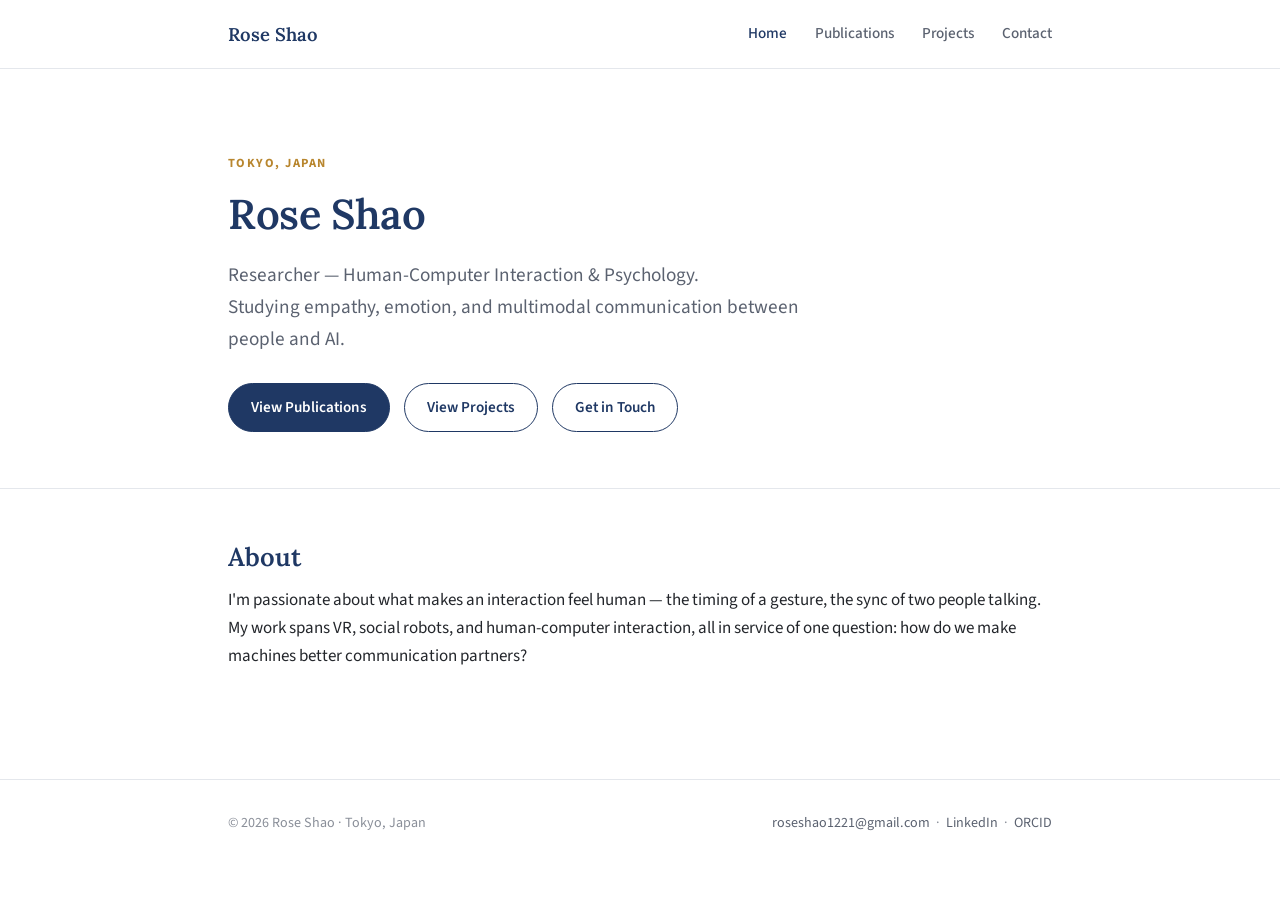
<file: index.html>
<!DOCTYPE html>
<html lang="en">
<head>
<meta charset="UTF-8">
<meta name="viewport" content="width=device-width, initial-scale=1.0">
<title>Rose Shao — Researcher, HCI &amp; Psychology</title>
<meta name="description" content="Rose Shao is a Tokyo-based researcher studying empathy, emotion, and multimodal human-machine communication in HCI, robotics, and VR.">
<link rel="icon" href="favicon.svg" type="image/svg+xml">
<meta property="og:type" content="website">
<meta property="og:title" content="Rose Shao — Researcher, HCI & Psychology">
<meta property="og:description" content="Rose Shao is a Tokyo-based researcher studying empathy, emotion, and multimodal human-machine communication in HCI, robotics, and VR.">
<meta property="og:url" content="https://roseshao1221.github.io/Rose-Shao-Website/">
<meta property="og:image" content="https://roseshao1221.github.io/Rose-Shao-Website/images/vr-synchrony.jpg">
<meta name="twitter:card" content="summary_large_image">
<link rel="preconnect" href="https://fonts.googleapis.com">
<link rel="preconnect" href="https://fonts.gstatic.com" crossorigin>
<link href="https://fonts.googleapis.com/css2?family=Lora:wght@500;600;700&family=Source+Sans+3:wght@400;500;600;700&display=swap" rel="stylesheet">
<link rel="stylesheet" href="css/style.css">
</head>
<body>

<header class="site-header">
  <div class="wrap">
    <a href="index.html" class="logo">Rose Shao</a>
    <nav>
      <a href="index.html" class="active">Home</a>
      <a href="publications.html">Publications</a>
      <a href="projects.html">Projects</a>
      <a href="contact.html">Contact</a>
    </nav>
  </div>
</header>

<main>
  <section class="hero">
    <div class="wrap">
      <p class="eyebrow">Tokyo, Japan</p>
      <h1>Rose Shao</h1>
      <p class="tagline">Researcher — Human-Computer Interaction &amp; Psychology.<br>
      Studying empathy, emotion, and multimodal communication between people and AI.</p>
      <div class="cta-row">
        <a class="btn btn-primary" href="publications.html">View Publications</a>
        <a class="btn btn-secondary" href="projects.html">View Projects</a>
        <a class="btn btn-secondary" href="contact.html">Get in Touch</a>
      </div>
    </div>
  </section>

  <hr class="section-divider">

  <section>
    <div class="wrap">
      <h2>About</h2>
      <p>
        I'm passionate about what makes an interaction feel human — the timing of a gesture, the
        sync of two people talking. My work spans VR, social robots, and human-computer
        interaction, all in service of one question: how do we make machines better communication
        partners?
      </p>
    </div>
  </section>
</main>

<footer class="site-footer">
  <div class="wrap">
    <p>© 2026 Rose Shao · Tokyo, Japan</p>
    <p><a href="mailto:roseshao1221@gmail.com">roseshao1221@gmail.com</a> &nbsp;·&nbsp; <a href="https://www.linkedin.com/in/rose-shao-9a7721168/" target="_blank" rel="noopener">LinkedIn</a> &nbsp;·&nbsp; <a href="https://orcid.org/0009-0001-0417-9111" target="_blank" rel="noopener">ORCID</a></p>
  </div>
</footer>

</body>
</html>
</file>
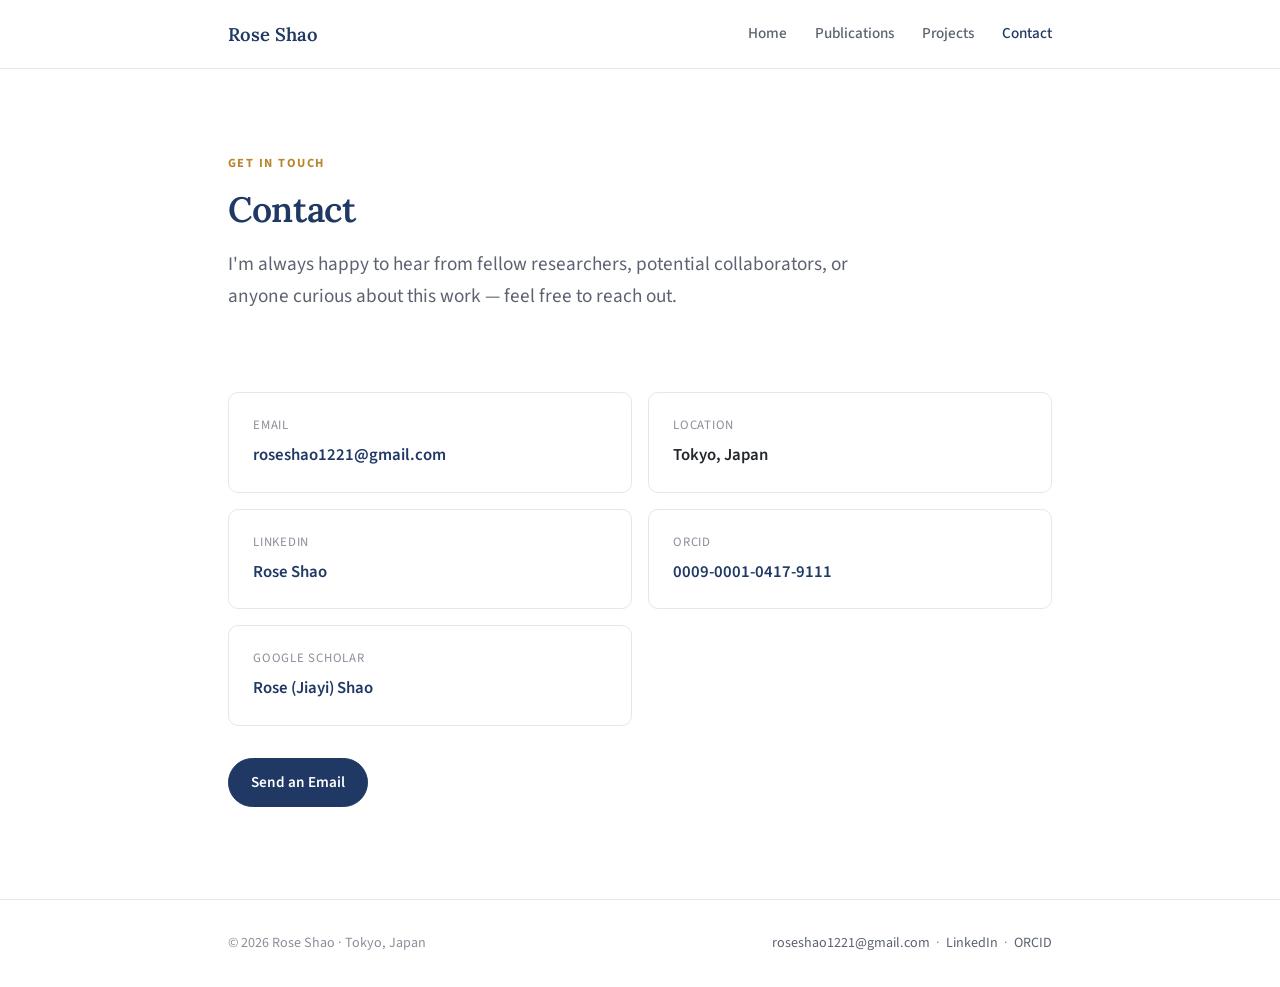
<file: contact.html>
<!DOCTYPE html>
<html lang="en">
<head>
<meta charset="UTF-8">
<meta name="viewport" content="width=device-width, initial-scale=1.0">
<title>Contact — Rose Shao</title>
<meta name="description" content="Get in touch with Rose Shao — researcher in HCI and psychology, based in Tokyo, Japan.">
<link rel="icon" href="favicon.svg" type="image/svg+xml">
<meta property="og:type" content="website">
<meta property="og:title" content="Contact — Rose Shao">
<meta property="og:description" content="Get in touch with Rose Shao — researcher in HCI and psychology, based in Tokyo, Japan.">
<meta property="og:url" content="https://roseshao1221.github.io/Rose-Shao-Website/contact.html">
<meta name="twitter:card" content="summary">
<link rel="preconnect" href="https://fonts.googleapis.com">
<link rel="preconnect" href="https://fonts.gstatic.com" crossorigin>
<link href="https://fonts.googleapis.com/css2?family=Lora:wght@500;600;700&family=Source+Sans+3:wght@400;500;600;700&display=swap" rel="stylesheet">
<link rel="stylesheet" href="css/style.css">
</head>
<body>

<header class="site-header">
  <div class="wrap">
    <a href="index.html" class="logo">Rose Shao</a>
    <nav>
      <a href="index.html">Home</a>
      <a href="publications.html">Publications</a>
      <a href="projects.html">Projects</a>
      <a href="contact.html" class="active">Contact</a>
    </nav>
  </div>
</header>

<main>
  <section class="hero" style="padding-bottom: 24px;">
    <div class="wrap">
      <p class="eyebrow">Get in Touch</p>
      <h1 style="font-size: 2.2rem;">Contact</h1>
      <p class="tagline">I'm always happy to hear from fellow researchers, potential collaborators,
      or anyone curious about this work — feel free to reach out.</p>
    </div>
  </section>

  <section style="padding-top: 8px;">
    <div class="wrap">
      <div class="contact-grid">
        <div class="contact-card">
          <div class="label">Email</div>
          <div class="value"><a href="mailto:roseshao1221@gmail.com">roseshao1221@gmail.com</a></div>
        </div>
        <div class="contact-card">
          <div class="label">Location</div>
          <div class="value">Tokyo, Japan</div>
        </div>
        <div class="contact-card">
          <div class="label">LinkedIn</div>
          <div class="value"><a href="https://www.linkedin.com/in/rose-shao-9a7721168/" target="_blank" rel="noopener">Rose Shao</a></div>
        </div>
        <div class="contact-card">
          <div class="label">ORCID</div>
          <div class="value"><a href="https://orcid.org/0009-0001-0417-9111" target="_blank" rel="noopener">0009-0001-0417-9111</a></div>
        </div>
        <div class="contact-card">
          <div class="label">Google Scholar</div>
          <div class="value"><a href="https://scholar.google.com/citations?user=iHE4daAAAAAJ&amp;hl=en" target="_blank" rel="noopener">Rose (Jiayi) Shao</a></div>
        </div>
      </div>

      <div class="cta-row" style="margin-top: 32px;">
        <a class="btn btn-primary" href="mailto:roseshao1221@gmail.com">Send an Email</a>
      </div>
    </div>
  </section>
</main>

<footer class="site-footer">
  <div class="wrap">
    <p>© 2026 Rose Shao · Tokyo, Japan</p>
    <p><a href="mailto:roseshao1221@gmail.com">roseshao1221@gmail.com</a> &nbsp;·&nbsp; <a href="https://www.linkedin.com/in/rose-shao-9a7721168/" target="_blank" rel="noopener">LinkedIn</a> &nbsp;·&nbsp; <a href="https://orcid.org/0009-0001-0417-9111" target="_blank" rel="noopener">ORCID</a></p>
  </div>
</footer>

</body>
</html>
</file>
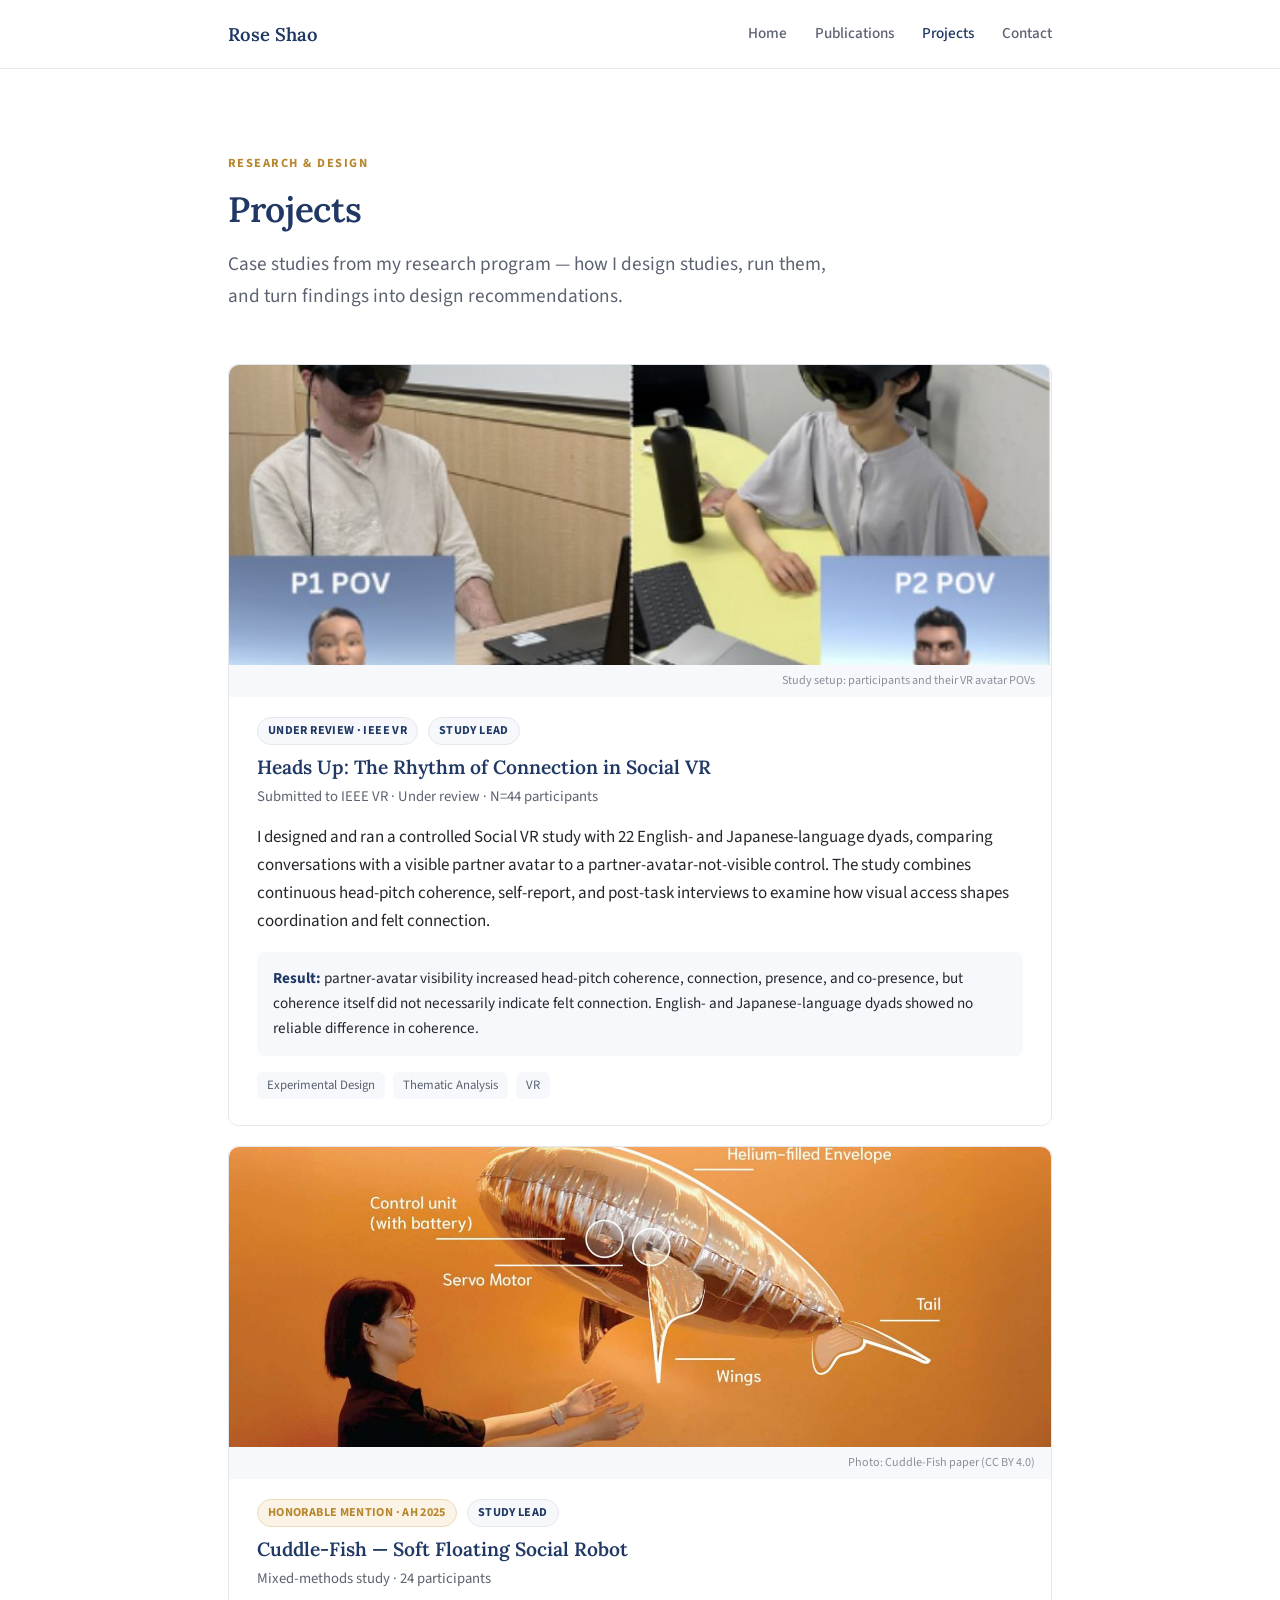
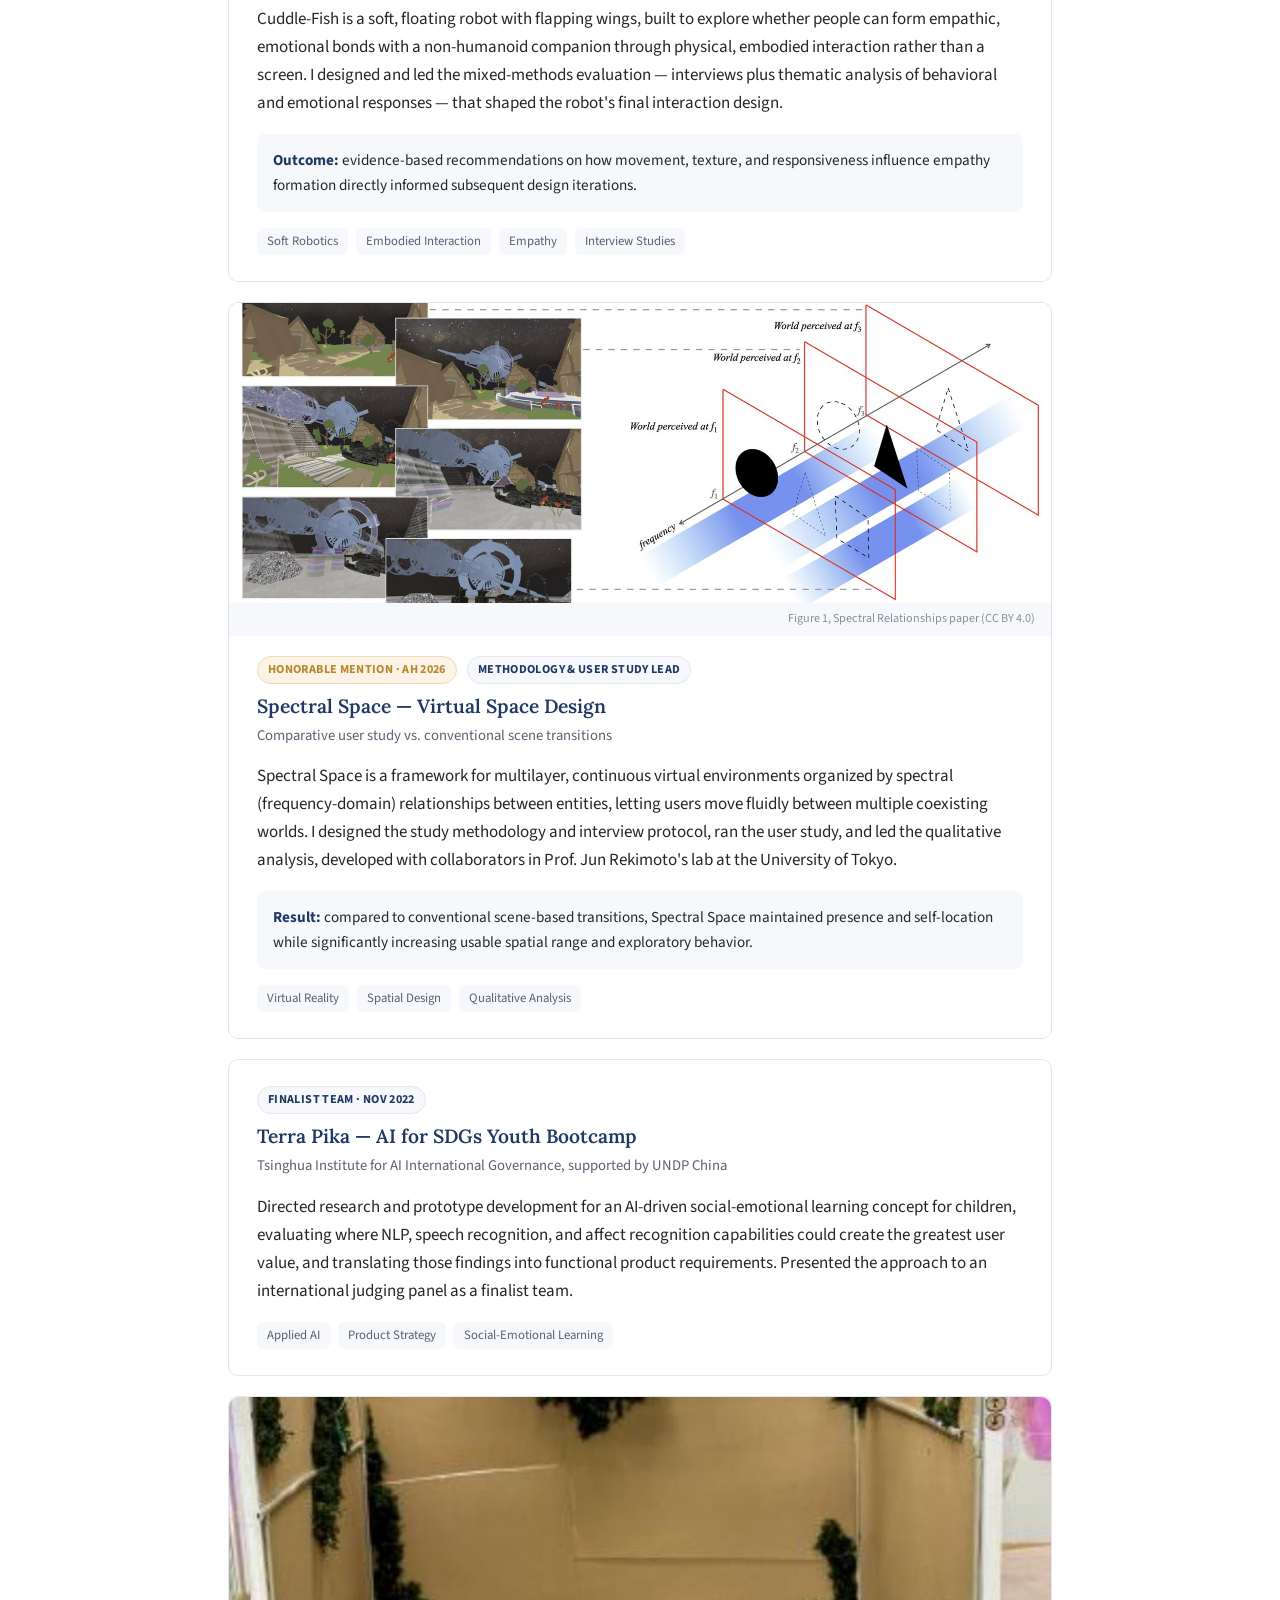
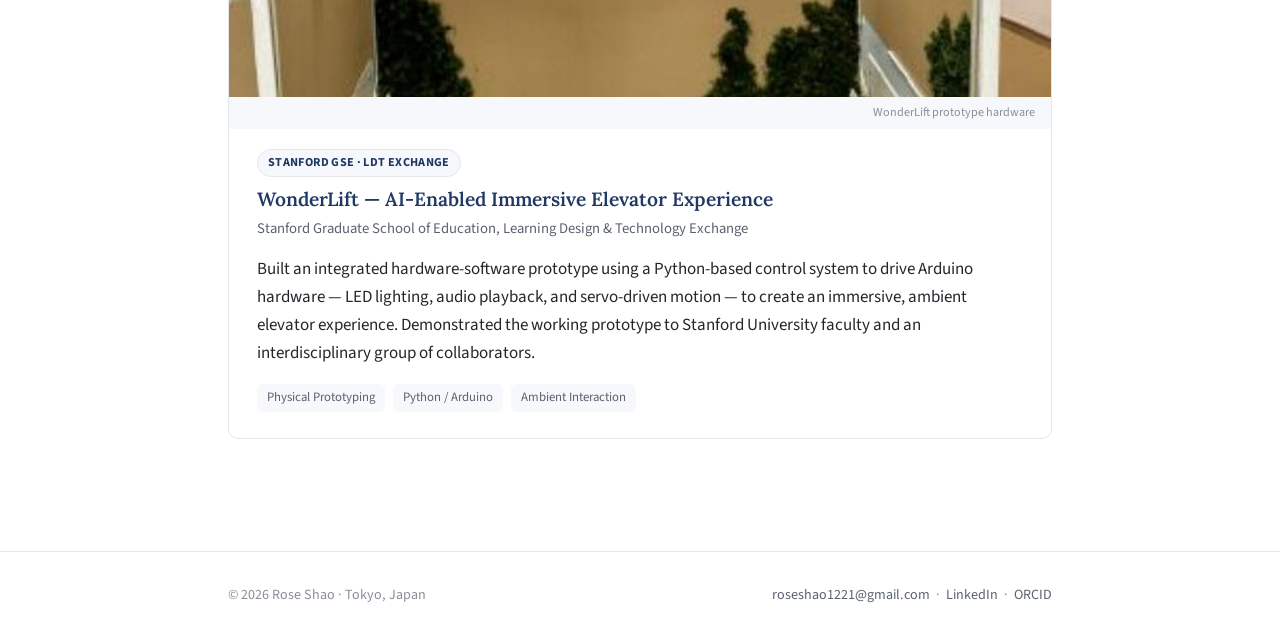
<file: projects.html>
<!DOCTYPE html>
<html lang="en">
<head>
<meta charset="UTF-8">
<meta name="viewport" content="width=device-width, initial-scale=1.0">
<title>Projects — Rose Shao</title>
<meta name="description" content="Research and design projects by Rose Shao spanning VR communication, soft robotics, virtual space design, and AI evaluation.">
<link rel="icon" href="favicon.svg" type="image/svg+xml">
<meta property="og:type" content="website">
<meta property="og:title" content="Projects — Rose Shao">
<meta property="og:description" content="Research and design projects by Rose Shao spanning VR communication, soft robotics, virtual space design, and AI evaluation.">
<meta property="og:url" content="https://roseshao1221.github.io/Rose-Shao-Website/projects.html">
<meta property="og:image" content="https://roseshao1221.github.io/Rose-Shao-Website/images/vr-synchrony.jpg">
<meta name="twitter:card" content="summary_large_image">
<link rel="preconnect" href="https://fonts.googleapis.com">
<link rel="preconnect" href="https://fonts.gstatic.com" crossorigin>
<link href="https://fonts.googleapis.com/css2?family=Lora:wght@500;600;700&family=Source+Sans+3:wght@400;500;600;700&display=swap" rel="stylesheet">
<link rel="stylesheet" href="css/style.css">
</head>
<body>

<header class="site-header">
  <div class="wrap">
    <a href="index.html" class="logo">Rose Shao</a>
    <nav>
      <a href="index.html">Home</a>
      <a href="publications.html">Publications</a>
      <a href="projects.html" class="active">Projects</a>
      <a href="contact.html">Contact</a>
    </nav>
  </div>
</header>

<main>
  <section class="hero" style="padding-bottom: 24px;">
    <div class="wrap">
      <p class="eyebrow">Research &amp; Design</p>
      <h1 style="font-size: 2.2rem;">Projects</h1>
      <p class="tagline">Case studies from my research program — how I design studies, run them, and
      turn findings into design recommendations.</p>
    </div>
  </section>

  <section style="padding-top: 8px;">
    <div class="wrap">

      <div class="card">
        <div class="card-photo">
          <img src="images/vr-synchrony.jpg" alt="Two study participants wearing VR headsets seated across from each other, each shown alongside their avatar's point of view.">
          <div class="card-photo-credit">Study setup: participants and their VR avatar POVs</div>
        </div>
        <div class="card-eyebrow">
          <span class="badge">Under review · IEEE VR</span>
          <span class="badge">Study lead</span>
        </div>
        <h3>Heads Up: The Rhythm of Connection in Social VR</h3>
        <p class="venue">Submitted to IEEE VR · Under review · N=44 participants</p>
        <p>
          I designed and ran a controlled Social VR study with 22 English- and Japanese-language dyads,
          comparing conversations with a visible partner avatar to a partner-avatar-not-visible control.
          The study combines continuous head-pitch coherence, self-report, and post-task interviews to
          examine how visual access shapes coordination and felt connection.
        </p>
        <div class="findings">
          <strong>Result:</strong> partner-avatar visibility increased head-pitch coherence, connection,
          presence, and co-presence, but coherence itself did not necessarily indicate felt connection.
          English- and Japanese-language dyads showed no reliable difference in coherence.
        </div>
        <div class="tag-row">
          <span class="tag">Experimental Design</span>
          <span class="tag">Thematic Analysis</span>
          <span class="tag">VR</span>
        </div>
      </div>

      <div class="card">
        <div class="card-photo">
          <img src="images/cuddle-fish.jpg" alt="Cuddle-Fish robot prototype: a helium-filled soft floating robot with flapping wings, shown being held by a researcher.">
          <div class="card-photo-credit">Photo: Cuddle-Fish paper (CC BY 4.0)</div>
        </div>
        <div class="card-eyebrow">
          <span class="badge badge-honor">Honorable Mention · AH 2025</span>
          <span class="badge">Study lead</span>
        </div>
        <h3>Cuddle-Fish — Soft Floating Social Robot</h3>
        <p class="venue">Mixed-methods study · 24 participants</p>
        <p>
          Cuddle-Fish is a soft, floating robot with flapping wings, built to explore whether people can
          form empathic, emotional bonds with a non-humanoid companion through physical, embodied
          interaction rather than a screen. I designed and led the mixed-methods evaluation — interviews
          plus thematic analysis of behavioral and emotional responses — that shaped the robot's final
          interaction design.
        </p>
        <div class="findings">
          <strong>Outcome:</strong> evidence-based recommendations on how movement, texture, and
          responsiveness influence empathy formation directly informed subsequent design iterations.
        </div>
        <div class="tag-row">
          <span class="tag">Soft Robotics</span>
          <span class="tag">Embodied Interaction</span>
          <span class="tag">Empathy</span>
          <span class="tag">Interview Studies</span>
        </div>
      </div>

      <div class="card">
        <div class="card-photo">
          <img src="images/spectral-relationships.jpg" alt="Overview of Spectral Space design: a sequence of VR screenshots showing worlds blending together, alongside a diagram of virtual worlds arranged along a frequency axis.">
          <div class="card-photo-credit">Figure 1, Spectral Relationships paper (CC BY 4.0)</div>
        </div>
        <div class="card-eyebrow">
          <span class="badge badge-honor">Honorable Mention · AH 2026</span>
          <span class="badge">Methodology &amp; user study lead</span>
        </div>
        <h3>Spectral Space — Virtual Space Design</h3>
        <p class="venue">Comparative user study vs. conventional scene transitions</p>
        <p>
          Spectral Space is a framework for multilayer, continuous virtual environments organized by
          spectral (frequency-domain) relationships between entities, letting users move fluidly between
          multiple coexisting worlds. I designed the study methodology and interview protocol, ran the
          user study, and led the qualitative analysis, developed with collaborators in Prof. Jun
          Rekimoto's lab at the University of Tokyo.
        </p>
        <div class="findings">
          <strong>Result:</strong> compared to conventional scene-based transitions, Spectral Space
          maintained presence and self-location while significantly increasing usable spatial range and
          exploratory behavior.
        </div>
        <div class="tag-row">
          <span class="tag">Virtual Reality</span>
          <span class="tag">Spatial Design</span>
          <span class="tag">Qualitative Analysis</span>
        </div>
      </div>

      <div class="card">
        <div class="card-eyebrow">
          <span class="badge">Finalist Team · Nov 2022</span>
        </div>
        <h3>Terra Pika — AI for SDGs Youth Bootcamp</h3>
        <p class="venue">Tsinghua Institute for AI International Governance, supported by UNDP China</p>
        <p>
          Directed research and prototype development for an AI-driven social-emotional learning concept
          for children, evaluating where NLP, speech recognition, and affect recognition capabilities
          could create the greatest user value, and translating those findings into functional product
          requirements. Presented the approach to an international judging panel as a finalist team.
        </p>
        <div class="tag-row">
          <span class="tag">Applied AI</span>
          <span class="tag">Product Strategy</span>
          <span class="tag">Social-Emotional Learning</span>
        </div>
      </div>

      <div class="card">
        <div class="card-photo">
          <img src="images/wonderlift.jpg" alt="WonderLift immersive elevator prototype showing ambient LED lighting and hardware setup.">
          <div class="card-photo-credit">WonderLift prototype hardware</div>
        </div>
        <div class="card-eyebrow">
          <span class="badge">Stanford GSE · LDT Exchange</span>
        </div>
        <h3>WonderLift — AI-Enabled Immersive Elevator Experience</h3>
        <p class="venue">Stanford Graduate School of Education, Learning Design &amp; Technology Exchange</p>
        <p>
          Built an integrated hardware-software prototype using a Python-based control system to drive
          Arduino hardware — LED lighting, audio playback, and servo-driven motion — to create an
          immersive, ambient elevator experience. Demonstrated the working prototype to Stanford
          University faculty and an interdisciplinary group of collaborators.
        </p>
        <div class="tag-row">
          <span class="tag">Physical Prototyping</span>
          <span class="tag">Python / Arduino</span>
          <span class="tag">Ambient Interaction</span>
        </div>
      </div>

    </div>
  </section>
</main>

<footer class="site-footer">
  <div class="wrap">
    <p>© 2026 Rose Shao · Tokyo, Japan</p>
    <p><a href="mailto:roseshao1221@gmail.com">roseshao1221@gmail.com</a> &nbsp;·&nbsp; <a href="https://www.linkedin.com/in/rose-shao-9a7721168/" target="_blank" rel="noopener">LinkedIn</a> &nbsp;·&nbsp; <a href="https://orcid.org/0009-0001-0417-9111" target="_blank" rel="noopener">ORCID</a></p>
  </div>
</footer>

</body>
</html>
</file>
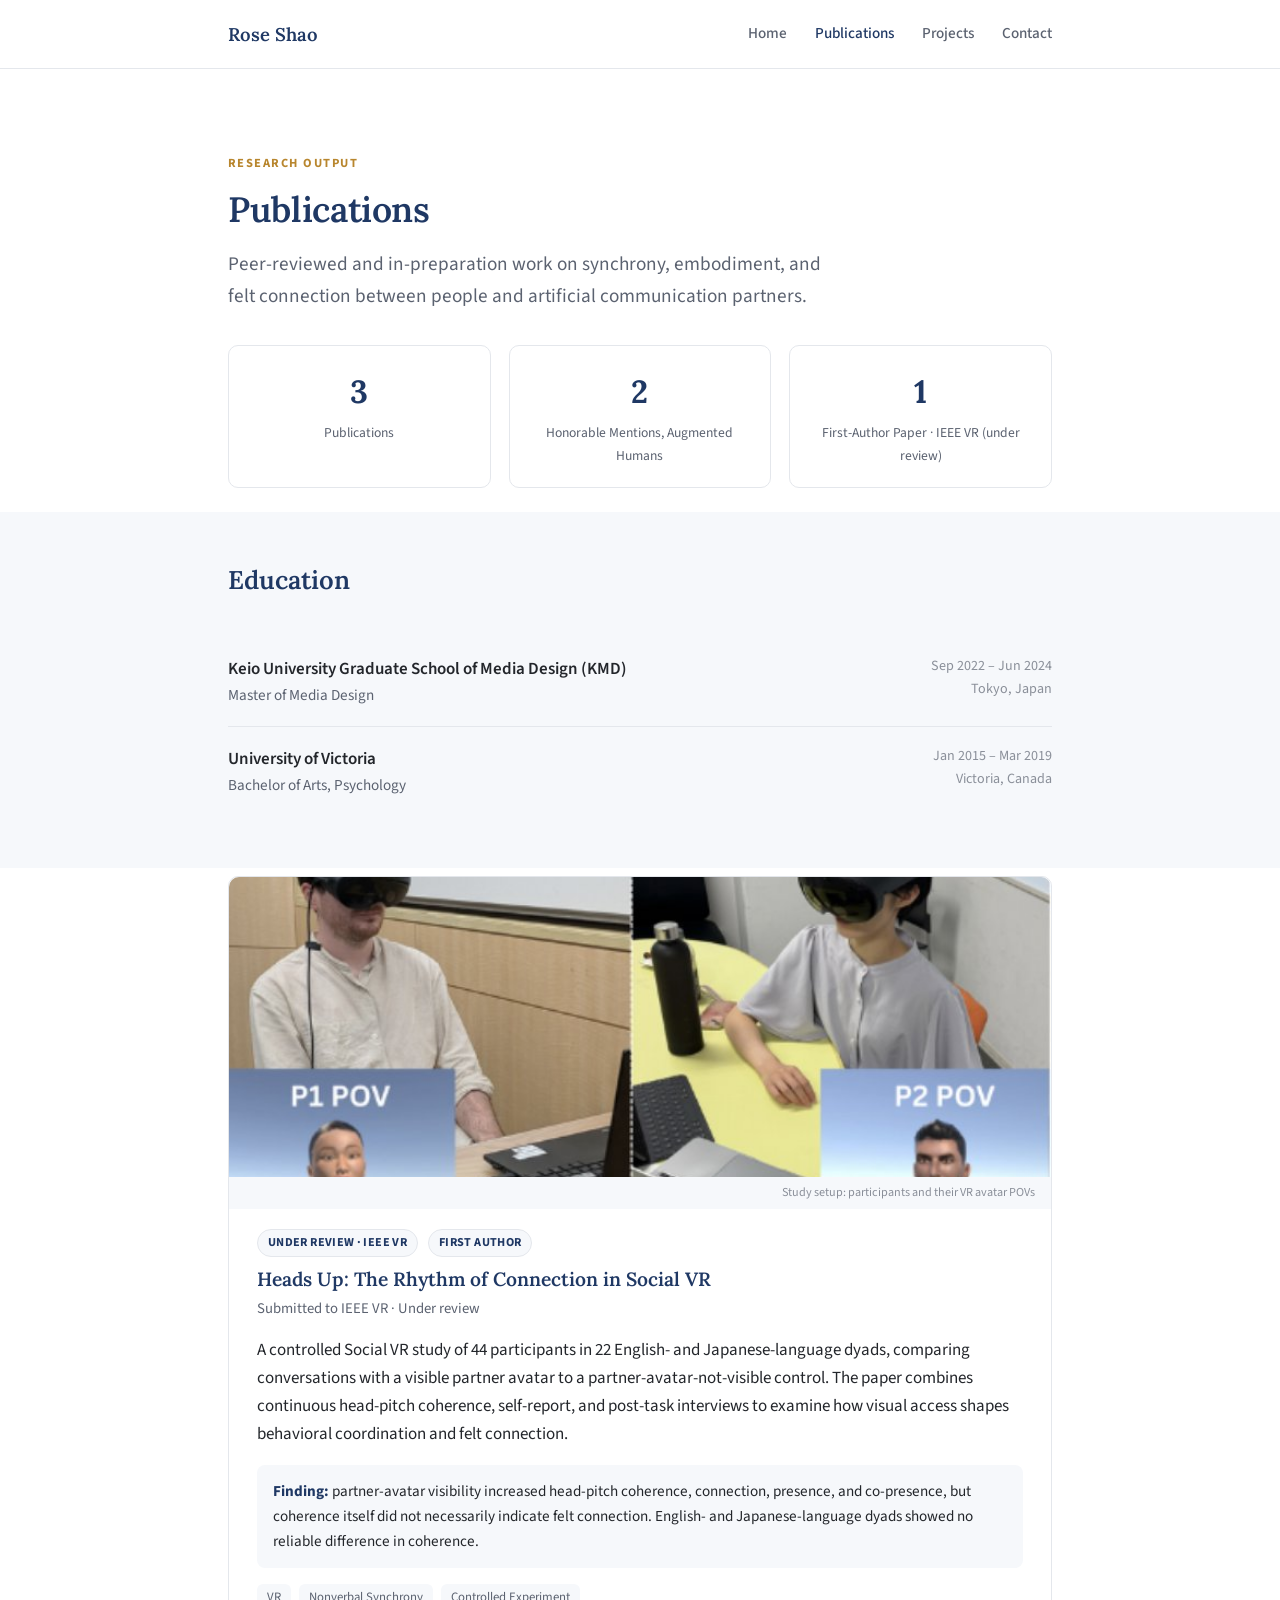
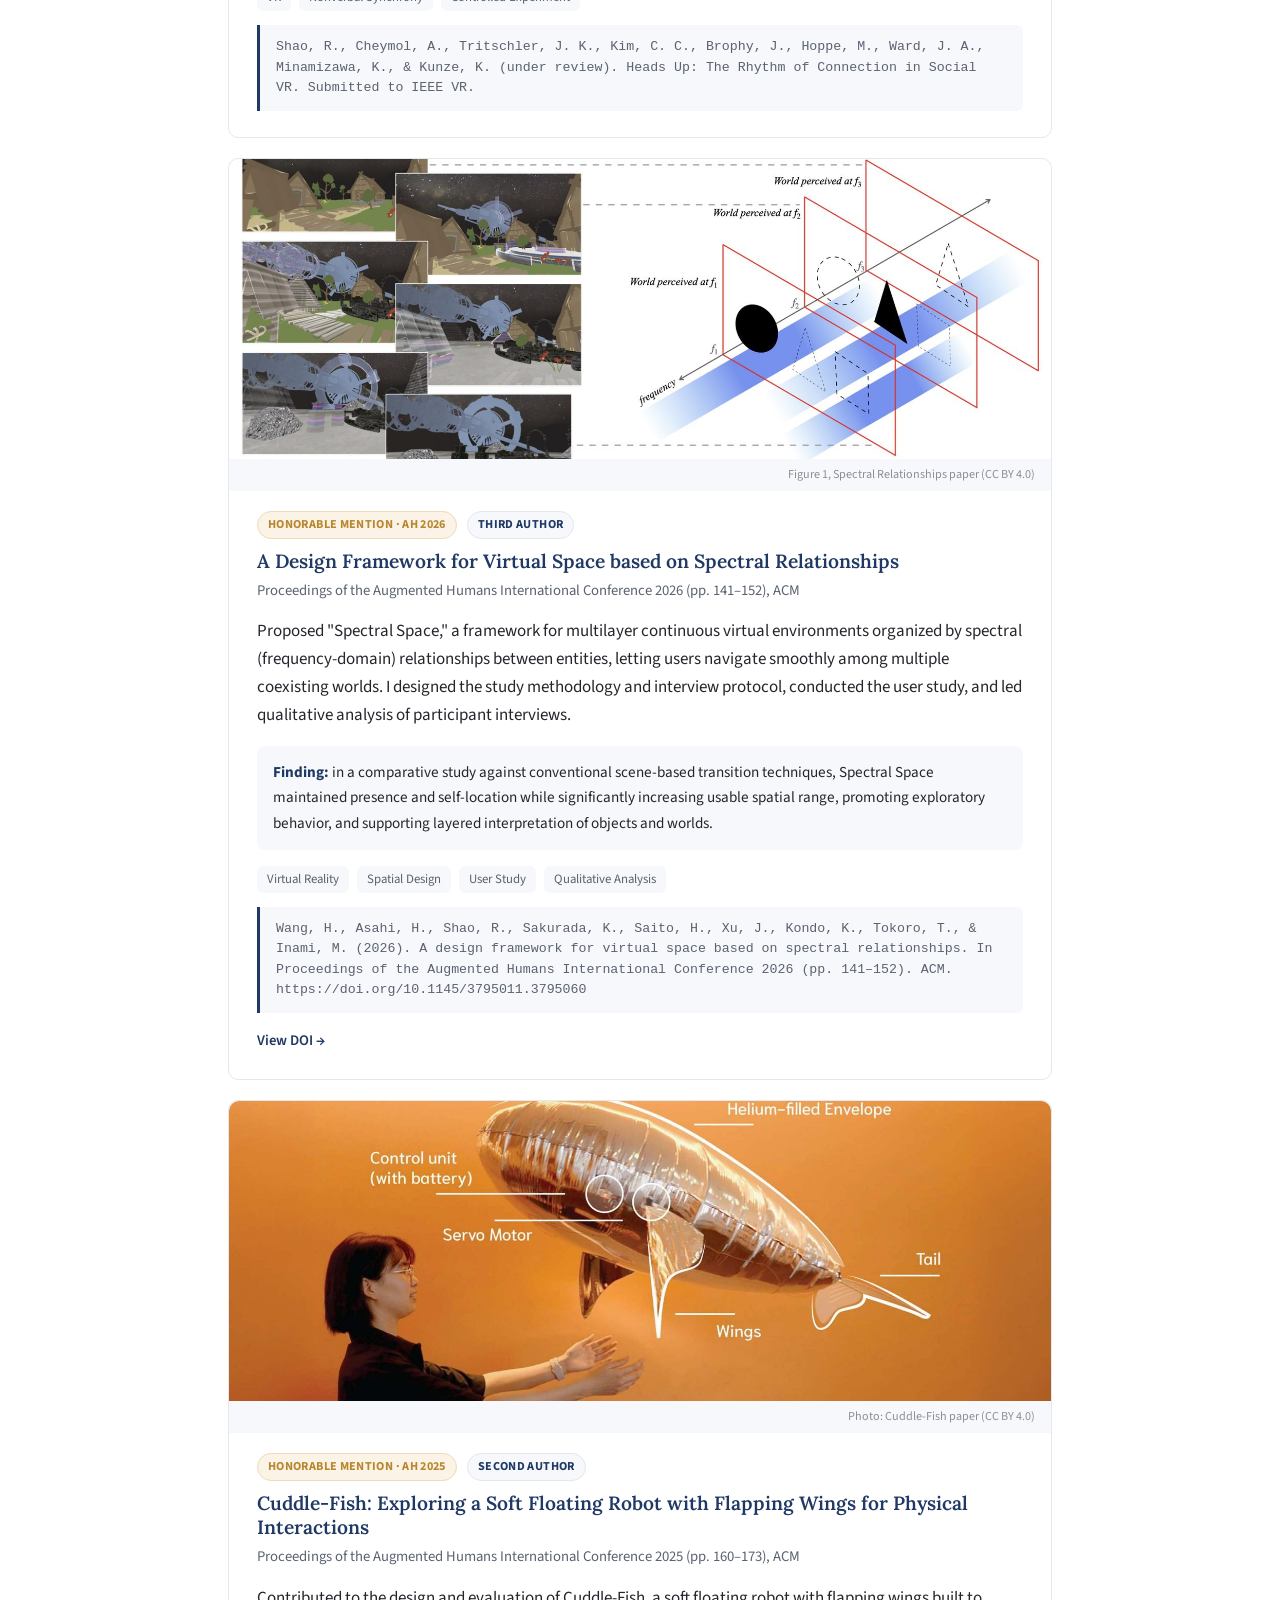
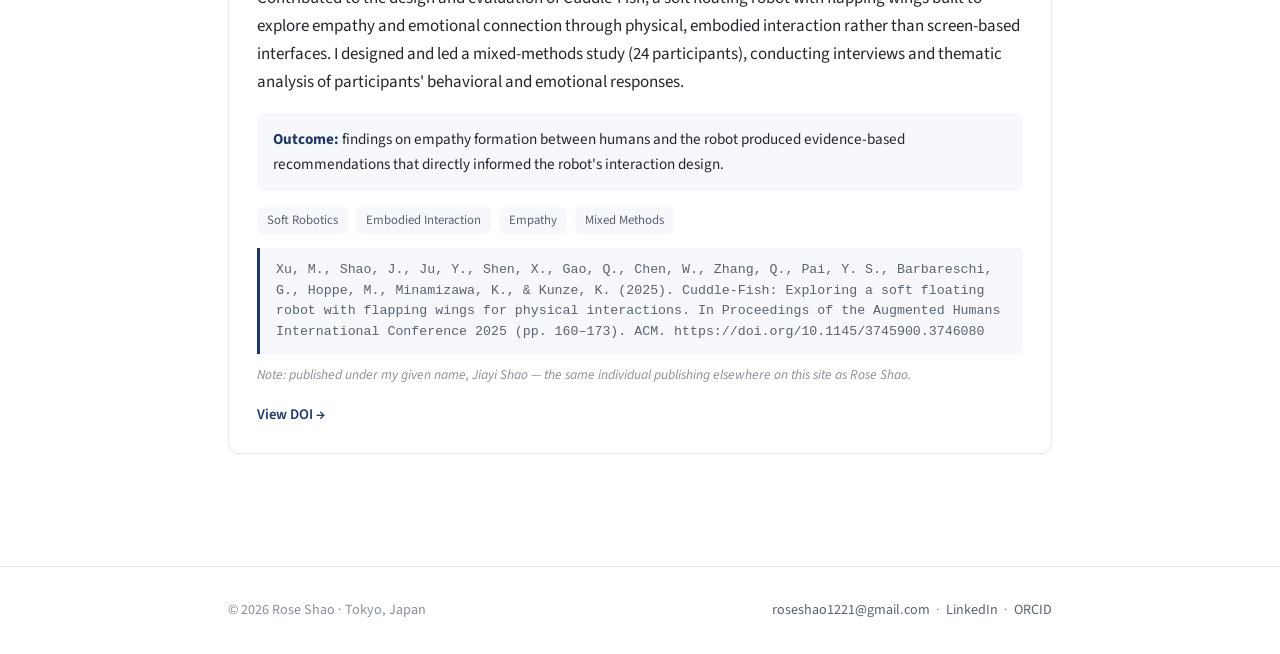
<file: publications.html>
<!DOCTYPE html>
<html lang="en">
<head>
<meta charset="UTF-8">
<meta name="viewport" content="width=device-width, initial-scale=1.0">
<title>Publications — Rose Shao</title>
<meta name="description" content="Publications by Rose Shao on behavioral synchrony, embodied robotics, and virtual space design in HCI.">
<link rel="icon" href="favicon.svg" type="image/svg+xml">
<meta property="og:type" content="website">
<meta property="og:title" content="Publications — Rose Shao">
<meta property="og:description" content="Publications by Rose Shao on behavioral synchrony, embodied robotics, and virtual space design in HCI.">
<meta property="og:url" content="https://roseshao1221.github.io/Rose-Shao-Website/publications.html">
<meta property="og:image" content="https://roseshao1221.github.io/Rose-Shao-Website/images/vr-synchrony.jpg">
<meta name="twitter:card" content="summary_large_image">
<link rel="preconnect" href="https://fonts.googleapis.com">
<link rel="preconnect" href="https://fonts.gstatic.com" crossorigin>
<link href="https://fonts.googleapis.com/css2?family=Lora:wght@500;600;700&family=Source+Sans+3:wght@400;500;600;700&display=swap" rel="stylesheet">
<link rel="stylesheet" href="css/style.css">
</head>
<body>

<header class="site-header">
  <div class="wrap">
    <a href="index.html" class="logo">Rose Shao</a>
    <nav>
      <a href="index.html">Home</a>
      <a href="publications.html" class="active">Publications</a>
      <a href="projects.html">Projects</a>
      <a href="contact.html">Contact</a>
    </nav>
  </div>
</header>

<main>
  <section class="hero" style="padding-bottom: 24px;">
    <div class="wrap">
      <p class="eyebrow">Research Output</p>
      <h1 style="font-size: 2.2rem;">Publications</h1>
      <p class="tagline">Peer-reviewed and in-preparation work on synchrony, embodiment, and felt
      connection between people and artificial communication partners.</p>

      <div class="stat-row">
        <div class="stat-card">
          <div class="stat-num">3</div>
          <div class="stat-label">Publications</div>
        </div>
        <div class="stat-card">
          <div class="stat-num">2</div>
          <div class="stat-label">Honorable Mentions, Augmented Humans</div>
        </div>
        <div class="stat-card">
          <div class="stat-num">1</div>
          <div class="stat-label">First-Author Paper · IEEE VR (under review)</div>
        </div>
      </div>
    </div>
  </section>

  <section class="tint">
    <div class="wrap">
      <div class="section-head">
        <h2>Education</h2>
      </div>

      <div class="edu-row">
        <div>
          <div class="school">Keio University Graduate School of Media Design (KMD)</div>
          <div class="degree">Master of Media Design</div>
        </div>
        <div class="when">Sep 2022 – Jun 2024<br>Tokyo, Japan</div>
      </div>

      <div class="edu-row">
        <div>
          <div class="school">University of Victoria</div>
          <div class="degree">Bachelor of Arts, Psychology</div>
        </div>
        <div class="when">Jan 2015 – Mar 2019<br>Victoria, Canada</div>
      </div>
    </div>
  </section>

  <section style="padding-top: 8px;">
    <div class="wrap">

      <div class="card">
        <div class="card-photo">
          <img src="images/vr-synchrony.jpg" alt="Two study participants wearing VR headsets seated across from each other, each shown alongside their avatar's point of view.">
          <div class="card-photo-credit">Study setup: participants and their VR avatar POVs</div>
        </div>
        <div class="card-eyebrow">
          <span class="badge">Under review · IEEE VR</span>
          <span class="badge">First author</span>
        </div>
        <h3>Heads Up: The Rhythm of Connection in Social VR</h3>
        <p class="venue">Submitted to IEEE VR · Under review</p>
        <p>
          A controlled Social VR study of 44 participants in 22 English- and Japanese-language dyads,
          comparing conversations with a visible partner avatar to a partner-avatar-not-visible control.
          The paper combines continuous head-pitch coherence, self-report, and post-task interviews to
          examine how visual access shapes behavioral coordination and felt connection.
        </p>
        <div class="findings">
          <strong>Finding:</strong> partner-avatar visibility increased head-pitch coherence, connection,
          presence, and co-presence, but coherence itself did not necessarily indicate felt connection.
          English- and Japanese-language dyads showed no reliable difference in coherence.
        </div>
        <div class="tag-row">
          <span class="tag">VR</span>
          <span class="tag">Nonverbal Synchrony</span>
          <span class="tag">Controlled Experiment</span>
        </div>
        <div class="citation">Shao, R., Cheymol, A., Tritschler, J. K., Kim, C. C., Brophy, J., Hoppe, M., Ward, J. A., Minamizawa, K., &amp; Kunze, K. (under review). Heads Up: The Rhythm of Connection in Social VR. Submitted to IEEE VR.</div>
      </div>

      <div class="card">
        <div class="card-photo">
          <img src="images/spectral-relationships.jpg" alt="Overview of Spectral Space design: a sequence of VR screenshots showing worlds blending together, alongside a diagram of virtual worlds arranged along a frequency axis.">
          <div class="card-photo-credit">Figure 1, Spectral Relationships paper (CC BY 4.0)</div>
        </div>
        <div class="card-eyebrow">
          <span class="badge badge-honor">Honorable Mention · AH 2026</span>
          <span class="badge">Third author</span>
        </div>
        <h3><a href="papers/spectral-relationships.pdf" download>A Design Framework for Virtual Space based on Spectral Relationships</a></h3>
        <p class="venue">Proceedings of the Augmented Humans International Conference 2026 (pp. 141–152), ACM</p>
        <p>
          Proposed "Spectral Space," a framework for multilayer continuous virtual environments organized
          by spectral (frequency-domain) relationships between entities, letting users navigate smoothly
          among multiple coexisting worlds. I designed the study methodology and interview protocol,
          conducted the user study, and led qualitative analysis of participant interviews.
        </p>
        <div class="findings">
          <strong>Finding:</strong> in a comparative study against conventional scene-based transition
          techniques, Spectral Space maintained presence and self-location while significantly increasing
          usable spatial range, promoting exploratory behavior, and supporting layered interpretation of
          objects and worlds.
        </div>
        <div class="tag-row">
          <span class="tag">Virtual Reality</span>
          <span class="tag">Spatial Design</span>
          <span class="tag">User Study</span>
          <span class="tag">Qualitative Analysis</span>
        </div>
        <div class="citation">Wang, H., Asahi, H., Shao, R., Sakurada, K., Saito, H., Xu, J., Kondo, K., Tokoro, T., &amp; Inami, M. (2026). A design framework for virtual space based on spectral relationships. In Proceedings of the Augmented Humans International Conference 2026 (pp. 141–152). ACM. https://doi.org/10.1145/3795011.3795060</div>
        <div class="card-links">
          <a href="https://doi.org/10.1145/3795011.3795060" target="_blank" rel="noopener">View DOI →</a>
        </div>
      </div>

      <div class="card">
        <div class="card-photo">
          <img src="images/cuddle-fish.jpg" alt="Cuddle-Fish robot prototype: a helium-filled soft floating robot with flapping wings, shown being held by a researcher.">
          <div class="card-photo-credit">Photo: Cuddle-Fish paper (CC BY 4.0)</div>
        </div>
        <div class="card-eyebrow">
          <span class="badge badge-honor">Honorable Mention · AH 2025</span>
          <span class="badge">Second author</span>
        </div>
        <h3><a href="papers/cuddle-fish.pdf" download>Cuddle-Fish: Exploring a Soft Floating Robot with Flapping Wings for Physical Interactions</a></h3>
        <p class="venue">Proceedings of the Augmented Humans International Conference 2025 (pp. 160–173), ACM</p>
        <p>
          Contributed to the design and evaluation of Cuddle-Fish, a soft floating robot with flapping
          wings built to explore empathy and emotional connection through physical, embodied interaction
          rather than screen-based interfaces. I designed and led a mixed-methods study (24 participants),
          conducting interviews and thematic analysis of participants' behavioral and emotional responses.
        </p>
        <div class="findings">
          <strong>Outcome:</strong> findings on empathy formation between humans and the robot produced
          evidence-based recommendations that directly informed the robot's interaction design.
        </div>
        <div class="tag-row">
          <span class="tag">Soft Robotics</span>
          <span class="tag">Embodied Interaction</span>
          <span class="tag">Empathy</span>
          <span class="tag">Mixed Methods</span>
        </div>
        <div class="citation">Xu, M., Shao, J., Ju, Y., Shen, X., Gao, Q., Chen, W., Zhang, Q., Pai, Y. S., Barbareschi, G., Hoppe, M., Minamizawa, K., &amp; Kunze, K. (2025). Cuddle-Fish: Exploring a soft floating robot with flapping wings for physical interactions. In Proceedings of the Augmented Humans International Conference 2025 (pp. 160–173). ACM. https://doi.org/10.1145/3745900.3746080</div>
        <p class="note">Note: published under my given name, Jiayi Shao — the same individual publishing elsewhere on this site as Rose Shao.</p>
        <div class="card-links">
          <a href="https://doi.org/10.1145/3745900.3746080" target="_blank" rel="noopener">View DOI →</a>
        </div>
      </div>

    </div>
  </section>
</main>

<footer class="site-footer">
  <div class="wrap">
    <p>© 2026 Rose Shao · Tokyo, Japan</p>
    <p><a href="mailto:roseshao1221@gmail.com">roseshao1221@gmail.com</a> &nbsp;·&nbsp; <a href="https://www.linkedin.com/in/rose-shao-9a7721168/" target="_blank" rel="noopener">LinkedIn</a> &nbsp;·&nbsp; <a href="https://orcid.org/0009-0001-0417-9111" target="_blank" rel="noopener">ORCID</a></p>
  </div>
</footer>

</body>
</html>
</file>
<file: css/style.css>
/* ===== Rose Shao — Personal Site ===== */

:root {
  --navy: #1f3864;
  --navy-deep: #162748;
  --ink: #23262b;
  --muted: #5b6270;
  --faint: #8a8f99;
  --border: #e4e7ec;
  --bg: #ffffff;
  --bg-tint: #f6f8fb;
  --gold: #b8862e;
  --gold-bg: #fbf3e6;
  --max-w: 880px;
  --radius: 10px;
}

* { box-sizing: border-box; }

html { scroll-behavior: smooth; }

body {
  margin: 0;
  background: var(--bg);
  color: var(--ink);
  font-family: "Source Sans 3", "Inter", -apple-system, BlinkMacSystemFont, "Segoe UI", sans-serif;
  font-size: 17px;
  line-height: 1.65;
  -webkit-font-smoothing: antialiased;
}

h1, h2, h3, h4 {
  font-family: "Lora", Georgia, "Times New Roman", serif;
  color: var(--navy);
  line-height: 1.25;
  margin: 0 0 0.5em 0;
  font-weight: 600;
}

h1 { font-size: 2.6rem; letter-spacing: -0.01em; }
h2 { font-size: 1.6rem; margin-top: 0; }
h3 { font-size: 1.2rem; margin-bottom: 0.35em; }

p { margin: 0 0 1em 0; color: var(--ink); }

a { color: var(--navy); text-decoration: none; }
a:hover { text-decoration: underline; }

.wrap {
  max-width: var(--max-w);
  margin: 0 auto;
  padding: 0 28px;
}

/* ---------- Header ---------- */
.site-header {
  border-bottom: 1px solid var(--border);
  position: sticky;
  top: 0;
  background: rgba(255, 255, 255, 0.92);
  backdrop-filter: saturate(180%) blur(6px);
  z-index: 20;
}

.site-header .wrap {
  display: flex;
  align-items: center;
  justify-content: space-between;
  height: 68px;
}

.logo {
  font-family: "Lora", Georgia, serif;
  font-weight: 600;
  font-size: 1.15rem;
  color: var(--navy);
}
.logo:hover { text-decoration: none; }

.site-header nav {
  display: flex;
  align-items: center;
  gap: 28px;
}

.site-header nav a {
  color: var(--muted);
  font-size: 0.95rem;
  font-weight: 500;
}
.site-header nav a:hover { color: var(--navy); text-decoration: none; }
.site-header nav a.active { color: var(--navy); }

/* ---------- Hero ---------- */
.hero {
  padding: 84px 0 56px 0;
}

.eyebrow {
  text-transform: uppercase;
  letter-spacing: 0.12em;
  font-size: 0.78rem;
  color: var(--gold);
  font-weight: 700;
  margin-bottom: 14px;
}

.tagline {
  font-size: 1.2rem;
  color: var(--muted);
  max-width: 620px;
}

.cta-row {
  display: flex;
  gap: 14px;
  flex-wrap: wrap;
  margin-top: 28px;
}

.btn {
  display: inline-block;
  padding: 11px 22px;
  border-radius: 999px;
  font-size: 0.95rem;
  font-weight: 600;
  border: 1px solid var(--navy);
}
.btn:hover { text-decoration: none; }

.btn-primary {
  background: var(--navy);
  color: #fff;
}
.btn-primary:hover { background: var(--navy-deep); }

.btn-secondary {
  background: transparent;
  color: var(--navy);
}
.btn-secondary:hover { background: var(--bg-tint); }

/* ---------- Sections ---------- */
section { padding: 52px 0; }
section.tint { background: var(--bg-tint); }
.section-divider { border: none; border-top: 1px solid var(--border); margin: 0; }

.section-head {
  display: flex;
  align-items: baseline;
  justify-content: space-between;
  margin-bottom: 28px;
}

.section-head .see-all { font-size: 0.92rem; font-weight: 600; }

/* ---------- Stats ---------- */
.stat-row {
  display: grid;
  grid-template-columns: repeat(3, 1fr);
  gap: 18px;
  margin-top: 32px;
}

.stat-card {
  border: 1px solid var(--border);
  border-radius: var(--radius);
  padding: 20px 18px;
  text-align: center;
  transition: transform 0.18s ease, border-color 0.18s ease;
}

.stat-card:hover {
  transform: translateY(-2px);
  border-color: #cdd4e0;
}

.stat-num {
  font-family: "Lora", Georgia, serif;
  font-size: 2rem;
  color: var(--navy);
  font-weight: 700;
}

.stat-label {
  font-size: 0.85rem;
  color: var(--muted);
  margin-top: 4px;
}

/* ---------- Education / list rows ---------- */
.edu-row {
  display: flex;
  justify-content: space-between;
  gap: 20px;
  padding: 18px 0;
  border-bottom: 1px solid var(--border);
}
.edu-row:last-child { border-bottom: none; }

.edu-row .school { font-weight: 600; color: var(--ink); }
.edu-row .degree { color: var(--muted); font-size: 0.95rem; }
.edu-row .when { color: var(--faint); font-size: 0.88rem; white-space: nowrap; text-align: right; }

/* ---------- Cards (publications / projects) ---------- */
.card {
  border: 1px solid var(--border);
  border-radius: var(--radius);
  padding: 26px 28px;
  margin-bottom: 20px;
  background: #fff;
  transition: transform 0.18s ease, box-shadow 0.18s ease, border-color 0.18s ease;
}

.card:hover {
  transform: translateY(-3px);
  box-shadow: 0 12px 24px -12px rgba(31, 56, 100, 0.18);
  border-color: #cdd4e0;
}

.card-photo {
  width: calc(100% + 56px);
  margin: -26px -28px 20px -28px;
  border-radius: var(--radius) var(--radius) 0 0;
  overflow: hidden;
  background: var(--bg-tint);
}

.card-photo img {
  width: 100%;
  height: 300px;
  object-fit: cover;
  object-position: center;
  display: block;
}

.card-photo-credit {
  font-size: 0.76rem;
  color: var(--faint);
  padding: 6px 16px;
  background: var(--bg-tint);
  text-align: right;
}

.card-eyebrow {
  display: flex;
  gap: 10px;
  flex-wrap: wrap;
  align-items: center;
  margin-bottom: 10px;
}

.badge {
  display: inline-block;
  font-size: 0.76rem;
  font-weight: 700;
  letter-spacing: 0.03em;
  text-transform: uppercase;
  padding: 3px 10px;
  border-radius: 999px;
  background: var(--bg-tint);
  color: var(--navy);
  border: 1px solid var(--border);
}

.badge-honor {
  background: var(--gold-bg);
  color: var(--gold);
  border-color: #eddcb8;
}

.card h3 { margin-bottom: 6px; }

.card .venue {
  color: var(--muted);
  font-size: 0.92rem;
  margin-bottom: 14px;
}

.card .findings {
  margin: 14px 0 0 0;
  padding: 14px 16px;
  background: var(--bg-tint);
  border-radius: 8px;
  font-size: 0.95rem;
}
.card .findings strong { color: var(--navy); }

.tag-row {
  display: flex;
  gap: 8px;
  flex-wrap: wrap;
  margin-top: 16px;
}
.tag {
  font-size: 0.8rem;
  color: var(--muted);
  background: var(--bg-tint);
  border-radius: 6px;
  padding: 3px 10px;
}

.card-links {
  margin-top: 16px;
  display: flex;
  gap: 18px;
  font-size: 0.92rem;
  font-weight: 600;
}

.citation {
  font-family: "Menlo", "Consolas", monospace;
  font-size: 0.83rem;
  color: var(--muted);
  background: var(--bg-tint);
  border-left: 3px solid var(--navy);
  padding: 12px 16px;
  border-radius: 0 6px 6px 0;
  margin-top: 14px;
  line-height: 1.55;
}

.note {
  font-size: 0.85rem;
  color: var(--faint);
  font-style: italic;
  margin-top: 10px;
}

/* ---------- Contact ---------- */
.contact-grid {
  display: grid;
  grid-template-columns: 1fr 1fr;
  gap: 16px;
  margin-top: 28px;
}

.contact-card {
  border: 1px solid var(--border);
  border-radius: var(--radius);
  padding: 22px 24px;
}

.contact-card .label {
  font-size: 0.8rem;
  text-transform: uppercase;
  letter-spacing: 0.06em;
  color: var(--faint);
  margin-bottom: 6px;
}

.contact-card .value {
  font-size: 1.05rem;
  font-weight: 600;
}

/* ---------- Footer ---------- */
.site-footer {
  border-top: 1px solid var(--border);
  padding: 32px 0;
  margin-top: 40px;
}

.site-footer .wrap {
  display: flex;
  justify-content: space-between;
  align-items: center;
  flex-wrap: wrap;
  gap: 12px;
}

.site-footer p {
  margin: 0;
  color: var(--faint);
  font-size: 0.88rem;
}

.site-footer a { color: var(--muted); }

/* ---------- Responsive ---------- */
@media (max-width: 640px) {
  h1 { font-size: 2rem; }
  .stat-row { grid-template-columns: 1fr; }
  .contact-grid { grid-template-columns: 1fr; }
  .site-header .wrap {
    flex-wrap: wrap;
    height: auto;
    padding: 14px 28px;
    row-gap: 10px;
  }
  .site-header nav { gap: 16px; flex-wrap: wrap; }
  .edu-row { flex-direction: column; }
  .edu-row .when { text-align: left; }
}

@media (max-width: 400px) {
  .site-header nav { gap: 10px 14px; }
  .site-header nav a { font-size: 0.88rem; }
}
</file>
